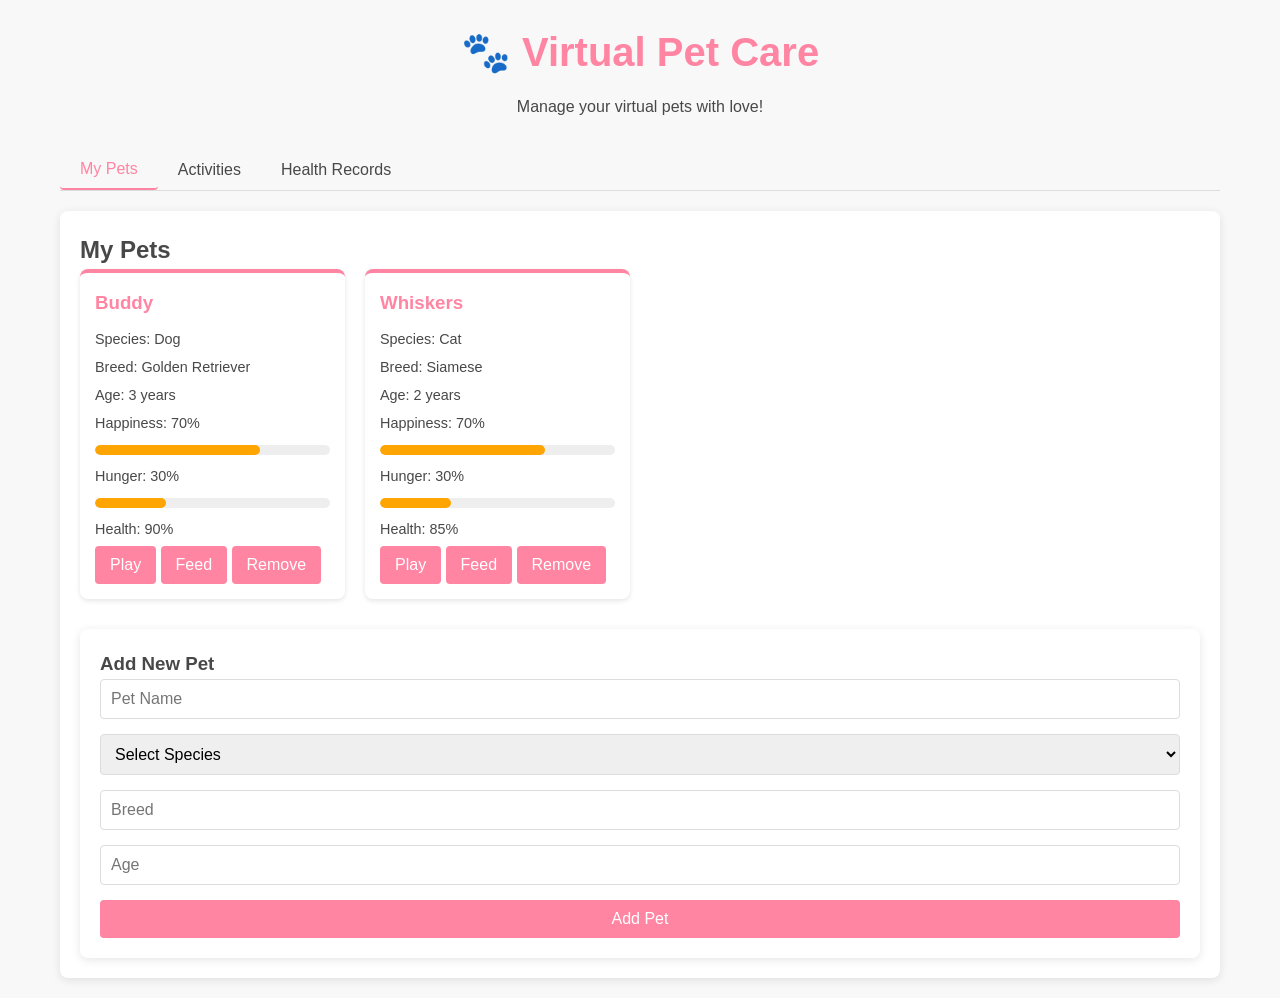
<file: index.html>
<!DOCTYPE html>
<html lang="en">
<head>
    <meta charset="UTF-8">
    <meta name="viewport" content="width=device-width, initial-scale=1.0">
    <title>Virtual Pet Care</title>
    <link rel="stylesheet" href="style.css">
</head>
<body>
    <div class="container">
        <header>
            <h1>🐾 Virtual Pet Care</h1>
            <p>Manage your virtual pets with love!</p>
        </header>

        <div class="tabs">
            <button class="tab-btn active" onclick="openTab('pets')">My Pets</button>
            <button class="tab-btn" onclick="openTab('activities')">Activities</button>
            <button class="tab-btn" onclick="openTab('health')">Health Records</button>
        </div>

        <div id="pets" class="tab-content active">
            <h2>My Pets</h2>
            <div class="pet-grid" id="petList"></div>
           
            <div class="form-container">
                <h3>Add New Pet</h3>
                <form id="petForm">
                    <input type="text" id="petName" placeholder="Pet Name" required>
                    <select id="petSpecies" required>
                        <option value="">Select Species</option>
                        <option value="Dog">Dog</option>
                        <option value="Cat">Cat</option>
                        <option value="Rabbit">Rabbit</option>
                        <option value="Other">Other</option>
                    </select>
                    <input type="text" id="petBreed" placeholder="Breed">
                    <input type="number" id="petAge" placeholder="Age" min="0">
                    <button type="submit">Add Pet</button>
                </form>
            </div>
        </div>

        <div id="activities" class="tab-content">
            <h2>Pet Activities</h2>
            <div id="activityLogs"></div>
           
            <div class="form-container">
                <h3>Log Activity</h3>
                <form id="activityForm">
                    <select id="activityPet" required>
                        <option value="">Select Pet</option>
                    </select>
                    <select id="activityType" required>
                        <option value="">Select Activity</option>
                        <option value="Walk">Walk</option>
                        <option value="Play">Play</option>
                        <option value="Feed">Feed</option>
                        <option value="Training">Training</option>
                    </select>
                    <button type="submit">Log Activity</button>
                </form>
            </div>
        </div>

        <div id="health" class="tab-content">
            <h2>Health Records</h2>
            <div id="healthRecords"></div>
           
            <div class="form-container">
                <h3>Add Health Record</h3>
                <form id="healthForm">
                    <select id="healthPet" required>
                        <option value="">Select Pet</option>
                    </select>
                    <select id="healthVet" required>
                        <option value="">Select Veterinarian</option>
                        <option value="Dr. Smith">Dr. Smith</option>
                        <option value="Dr. Johnson">Dr. Johnson</option>
                        <option value="Dr. Williams">Dr. Williams</option>
                    </select>
                    <input type="date" id="checkupDate" required>
                    <textarea id="diagnosis" placeholder="Diagnosis" required></textarea>
                    <textarea id="treatment" placeholder="Treatment" required></textarea>
                    <button type="submit">Add Record</button>
                </form>
            </div>
        </div>
    </div>

    <script src="script.js"></script>
</body>
</html>
</file>
<file: style.css>
:root {
    --primary: #ff85a2;
    --secondary: #ffd6e0;
    --accent: #a8e6cf;
    --dark: #484848;
    --light: #f8f8f8;
}

* {
    margin: 0;
    padding: 0;
    box-sizing: border-box;
    font-family: 'Poppins', sans-serif;
}

body {
    background-color: var(--light);
    color: var(--dark);
    line-height: 1.6;
}

.container {
    max-width: 1200px;
    margin: 0 auto;
    padding: 20px;
}

header {
    text-align: center;
    margin-bottom: 30px;
}

header h1 {
    color: var(--primary);
    font-size: 2.5rem;
    margin-bottom: 10px;
}

.tabs {
    display: flex;
    margin-bottom: 20px;
    border-bottom: 1px solid #ddd;
}

.tab-btn {
    padding: 10px 20px;
    background: none;
    border: none;
    cursor: pointer;
    font-size: 1rem;
    color: var(--dark);
    transition: all 0.3s;
}

.tab-btn:hover {
    color: var(--primary);
}

.tab-btn.active {
    color: var(--primary);
    border-bottom: 2px solid var(--primary);
}

.tab-content {
    display: none;
    padding: 20px;
    background: white;
    border-radius: 8px;
    box-shadow: 0 2px 10px rgba(0,0,0,0.1);
}

.tab-content.active {
    display: block;
}

.pet-grid {
    display: grid;
    grid-template-columns: repeat(auto-fill, minmax(250px, 1fr));
    gap: 20px;
    margin-bottom: 30px;
}

.pet-card {
    background: white;
    border-radius: 8px;
    padding: 15px;
    box-shadow: 0 2px 5px rgba(0,0,0,0.1);
    transition: transform 0.3s;
    border-top: 4px solid var(--primary);
}

.pet-card:hover {
    transform: translateY(-5px);
}

.pet-card h3 {
    color: var(--primary);
    margin-bottom: 10px;
}

.pet-card p {
    margin-bottom: 5px;
    font-size: 0.9rem;
}

.meter {
    height: 10px;
    background: #eee;
    border-radius: 5px;
    margin: 10px 0;
    overflow: hidden;
}

.meter-level {
    height: 100%;
    border-radius: 5px;
    transition: width 0.5s ease, background-color 0.5s ease;
}

/* Happiness level colors */
.happiness-low {
    background-color: #ff6b6b;
}

.happiness-medium {
    background-color: #ffa502;
}

.happiness-high {
    background-color: #51cf66;
}

/* Hunger level colors */
.hunger-low {
    background-color: #51cf66;
}

.hunger-medium {
    background-color: #ffa502;
}

.hunger-high {
    background-color: #ff6b6b;
}

.form-container {
    background: white;
    padding: 20px;
    border-radius: 8px;
    box-shadow: 0 2px 10px rgba(0,0,0,0.1);
    margin-top: 20px;
}

form {
    display: grid;
    gap: 15px;
}

input, select, textarea {
    padding: 10px;
    border: 1px solid #ddd;
    border-radius: 4px;
    font-size: 1rem;
}

button {
    padding: 10px 15px;
    background-color: var(--primary);
    color: white;
    border: none;
    border-radius: 4px;
    cursor: pointer;
    font-size: 1rem;
    transition: background-color 0.3s;
}

button:hover {
    background-color: #ff6b8b;
}

.activity-log, .health-record {
    background: white;
    padding: 15px;
    margin-bottom: 15px;
    border-radius: 8px;
    box-shadow: 0 2px 5px rgba(0,0,0,0.1);
}

.activity-log h3, .health-record h3 {
    color: var(--primary);
    margin-bottom: 10px;
}

@media (max-width: 768px) {
    .pet-grid {
        grid-template-columns: 1fr;
    }
}
</file>
